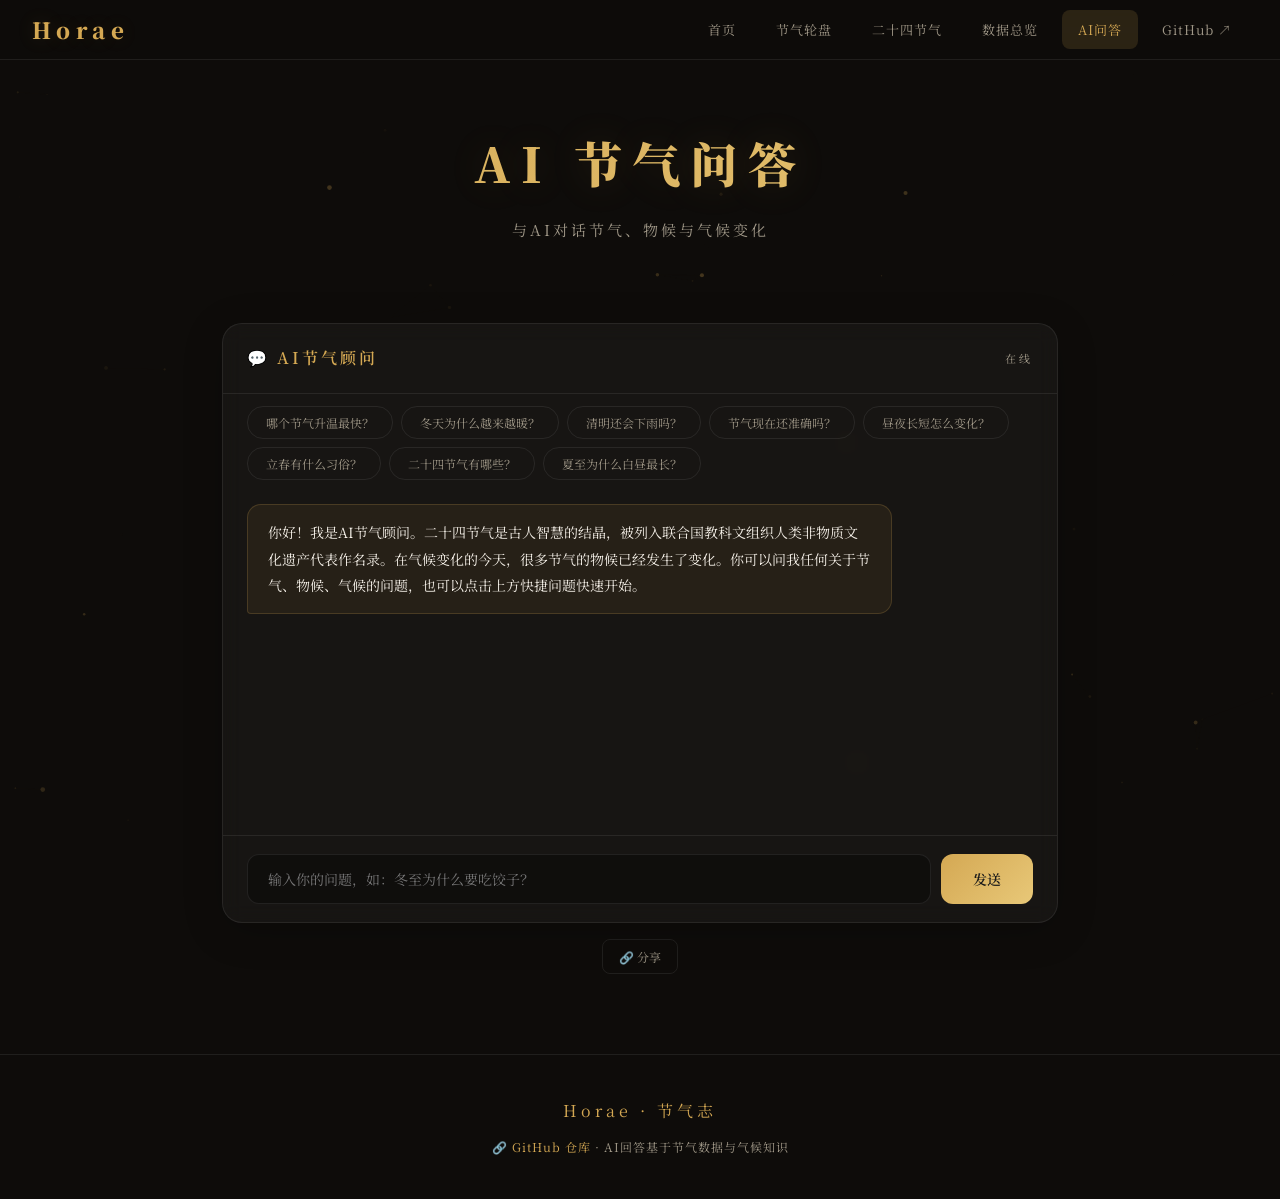
<file: chat.html>
<!DOCTYPE html>
<html lang="zh-CN">
<head>
  <meta charset="UTF-8">
  <meta name="viewport" content="width=device-width, initial-scale=1.0">
  <title>Horae · AI Chat</title>
  <link rel="stylesheet" href="css/style.css">
  <link href="https://fonts.googleapis.com/css2?family=Noto+Serif+SC:wght@400;600;700;900&display=swap" rel="stylesheet">
</head>
<body>
<canvas id="particleCanvas"></canvas>

<nav class="navbar">
  <a href="index.html" class="logo">Horae</a>
  <div class="links">
    <a href="index.html" data-page="home">首页</a>
    <a href="wheel.html" data-page="wheel">节气轮盘</a>
    <a href="terms.html" data-page="terms">二十四节气</a>
    <a href="data.html" data-page="data">数据总览</a>
    <a href="chat.html" data-page="chat">AI问答</a>
    <a href="https://github.com/runner-cpu/Horae" target="_blank" rel="noopener noreferrer" style="display:inline-flex;align-items:center;gap:4px;">GitHub ↗</a>
  </div>
</nav>

<div class="page-content">
  <div class="page-header">
    <h1 class="gradient-text reveal">AI 节气问答</h1>
    <p class="sub reveal">与AI对话节气、物候与气候变化</p>
  </div>

  <div class="chat-page">
    <div class="chat-box">
      <div class="chat-header">💬 AI节气顾问 <span style="margin-left:auto;font-size:11px;color:var(--dim);font-weight:normal;">在线</span></div>
      <div class="quick-qs">
        <button data-q="哪个节气升温最快？">哪个节气升温最快？</button>
        <button data-q="冬天为什么越来越暖？">冬天为什么越来越暖？</button>
        <button data-q="清明还会下雨吗？">清明还会下雨吗？</button>
        <button data-q="节气现在还准确吗？">节气现在还准确吗？</button>
        <button data-q="昼夜长短怎么变化？">昼夜长短怎么变化？</button>
        <button data-q="立春有什么习俗？">立春有什么习俗？</button>
        <button data-q="二十四节气有哪些？">二十四节气有哪些？</button>
        <button data-q="夏至为什么白昼最长？">夏至为什么白昼最长？</button>
      </div>
      <div class="chat-msgs" id="chatMsgs">
        <div class="chat-msg ai"><div class="bubble" id="welcomeMsg"></div></div>
      </div>
      <div class="chat-input-row">
        <input type="text" id="chatInput" placeholder="输入你的问题，如：冬至为什么要吃饺子？">
        <button id="chatSend" class="ripple-btn">发送</button>
      </div>
    </div>
    <div style="text-align:center;margin-top:16px;">
      <button class="share-btn" data-share>🔗 分享</button>
    </div>
  </div>
</div>

<nav class="mobile-nav">
  <a href="index.html"><span class="icon">🏠</span>首页</a>
  <a href="wheel.html"><span class="icon">🎡</span>轮盘</a>
  <a href="terms.html"><span class="icon">📖</span>节气</a>
  <a href="data.html"><span class="icon">📊</span>数据</a>
  <a href="chat.html" class="active"><span class="icon">💬</span>问答</a>
</nav>

<button class="back-top" id="backTop">↑</button>

<footer>
  <div class="footer-gold">Horae · 节气志</div>
  <p><a href="https://github.com/runner-cpu/Horae" target="_blank" rel="noopener noreferrer" style="color:var(--gold);text-decoration:none;">🔗 GitHub 仓库</a> · AI回答基于节气数据与气候知识</p>
</footer>

<script src="js/data.js"></script>
<script src="js/common.js"></script>
<script>
const responses = {
  '升温最快': '升温最快的节气是<strong>立冬、冬至、小寒、大寒</strong>等冬季节气，升温幅度普遍在+2.2°C至+2.3°C之间。\n\n其中<strong>立冬</strong>和<strong>冬至</strong>升温最为显著，均达到+2.3°C。\n\n这反映了全球气候变化中"冬季升温快于夏季、北方升温快于南方"的典型特征。冬季的快速升温导致入冬推迟、初雪延后、结冰期缩短。',
  '冬天': '冬天越来越暖是气候变化最显著的特征之一。\n\n数据显示：\n- 冬季节气平均升温约<strong>+2.2°C</strong>，远高于夏季的+1.6°C\n- 全国平均入冬日期推迟约7-10天\n- 初雪日期推迟约15天\n- 暖冬频率显著增加\n\n原因包括北极放大效应、温室气体冬季增温效应更明显、城市化热岛效应等。\n\n"立冬不冷、小雪无雪、大寒不寒"已成为越来越常见的现象。',
  '清明': '"清明时节雨纷纷"是杜牧的千古名句，但在气候变化的今天，这句诗的准确性正在发生变化。\n\n<strong>南方地区：</strong>清明降水依然充沛，"雨纷纷"的景象仍然典型。\n\n<strong>北方地区：</strong>清明降水日数有所减少，春季干旱频率增加，"雨纷纷"已不如从前准确。\n\n当代清明平均气温14.5°C，较过去升高1.5°C。温暖干燥的清明在北方越来越常见。',
  '准确': '二十四节气是古人基于黄河流域的物候和气候总结的时间智慧，在当代仍然具有重要的参考价值，但需要注意以下变化：\n\n<strong>仍然准确的方面：</strong>\n- 太阳黄经的天文划分完全准确\n- 季节转换的大致时间框架仍然适用\n- 农业生产的宏观节奏仍有参考价值\n\n<strong>发生变化的方面：</strong>\n- 具体物候时间普遍提前（春季物候提前约7天）\n- 入冬、入夏等季节开始时间推迟或提前\n- 初霜、初雪等气候事件日期显著推迟\n- 极端天气事件频率增加\n\n节气作为文化符号和时间框架依然珍贵，但具体物候描述需要结合当代气候进行调整。',
  '昼夜': '二十四节气与昼夜长短密切相关：\n\n<strong>春分、秋分：</strong>昼夜均分，各12小时\n<strong>夏至：</strong>白昼最长，约14.6小时（北方更长）\n<strong>冬至：</strong>白昼最短，约9.6小时（北方更短）\n\n从立春到夏至，白昼逐渐变长；从夏至到冬至，白昼逐渐变短。\n\n气候变化对昼夜长短的天文规律没有影响，但会影响昼夜温差——气候变暖导致夜间升温幅度往往大于白天，昼夜温差在缩小。',
  '立春': '立春是二十四节气之首，标志着春季的开始。\n\n<strong>传统习俗：</strong>\n- 咬春：吃春饼、春卷、萝卜，寓意迎接春天\n- 打春牛：用泥塑春牛，鞭打以祈丰收\n- 贴宜春：在门上贴"宜春"二字\n- 迎春：官府举行迎春仪式\n\n<strong>当代气候：</strong>\n- 当代立春平均气温3.2°C，较50年前升高1.4°C\n- 河流解冻期平均提前约8天\n- 虽然"立春"，但全国大部分地区仍处于冬季\n\n立春更多是一个天文和文化上的春天起点，气象学上的春天要等到气温稳定回升。',
  '二十四节气': '二十四节气依次为：\n\n<strong>春季：</strong>立春、雨水、惊蛰、春分、清明、谷雨\n<strong>夏季：</strong>立夏、小满、芒种、夏至、小暑、大暑\n<strong>秋季：</strong>立秋、处暑、白露、秋分、寒露、霜降\n<strong>冬季：</strong>立冬、小雪、大雪、冬至、小寒、大寒\n\n记忆口诀："春雨惊春清谷天，夏满芒夏暑相连。秋处露秋寒霜降，冬雪雪冬小大寒。"\n\n每个节气约15天，反映了太阳在黄道上的位置变化，是古人通过观察太阳周年运动形成的时间知识体系。',
  '夏至': '夏至是二十四节气中最早被确定的节气之一，通常在每年6月21日或22日。\n\n<strong>为什么白昼最长？</strong>\n夏至这天，太阳直射北回归线（北纬23°26′），是太阳直射点到达的最北位置。此时北半球各地的白昼时间达到全年最长，且纬度越高白昼越长。\n\n<strong>数据：</strong>\n- 北京夏至白昼约15小时\n- 哈尔滨夏至白昼约16小时\n- 漠河夏至白昼可达17小时以上\n- 北极圈内出现极昼现象\n\n夏至虽然白昼最长，但并不是一年中最热的时候。最热的时段通常在大暑前后，因为地面热量的积累需要时间。'
};

document.addEventListener('DOMContentLoaded', () => {
  initCommon('chat');
  initEnhanced('chat');
  // 欢迎消息打字机效果
  setTimeout(() => {
    typeWriter(document.getElementById('welcomeMsg'), '你好！我是AI节气顾问。二十四节气是古人智慧的结晶，被列入联合国教科文组织人类非物质文化遗产代表作名录。在气候变化的今天，很多节气的物候已经发生了变化。你可以问我任何关于节气、物候、气候的问题，也可以点击上方快捷问题快速开始。', 20);
  }, 500);
  initChat();
});

function initChat() {
  const input = document.getElementById('chatInput');
  const send = document.getElementById('chatSend');
  const msgs = document.getElementById('chatMsgs');
  
  function addMsg(text, isUser, useTypewriter = false) {
    const div = document.createElement('div');
    div.className = `chat-msg ${isUser ? 'user' : 'ai'}`;
    const bubble = document.createElement('div');
    bubble.className = 'bubble';
    div.appendChild(bubble);
    msgs.appendChild(div);
    msgs.scrollTop = msgs.scrollHeight;
    
    if (useTypewriter && !isUser) {
      typeWriter(bubble, text.replace(/\n/g, '\n'), 15);
    } else {
      bubble.innerHTML = text.replace(/\n/g, '<br>');
    }
  }
  
  function sendMsg() {
    const text = input.value.trim();
    if (!text) return;
    addMsg(text, true);
    input.value = '';
    setTimeout(() => {
      let resp = '这是一个关于节气和气候的好问题。二十四节气是古人智慧的结晶，在气候变化的今天，很多物候都在发生变化。总体来看，冬季节气升温最显著，春季物候普遍提前。你可以问我更具体的问题，比如"哪个节气升温最快"、"清明还会下雨吗"等。';
      for (const key in responses) {
        if (text.includes(key) || key.includes(text.substring(0, 3))) {
          resp = responses[key];
          break;
        }
      }
      addMsg(resp, false, true);
    }, 500);
  }
  
  send.addEventListener('click', sendMsg);
  input.addEventListener('keypress', e => { if (e.key === 'Enter') sendMsg(); });
  document.querySelectorAll('.quick-qs button').forEach(btn => {
    btn.addEventListener('click', () => { input.value = btn.dataset.q; sendMsg(); });
  });
}
</script>
</body>
</html>
</file>
<file: css/style.css>
/* 节气志 - 多页共享样式 */
* { margin: 0; padding: 0; box-sizing: border-box; }
:root {
  --bg: #0e0c0a;
  --bg2: #161310;
  --card: rgba(255,255,255,0.04);
  --card-hover: rgba(255,255,255,0.07);
  --border: rgba(255,255,255,0.08);
  --border-light: rgba(255,255,255,0.15);
  --text: #f5f0e8;
  --dim: #a09888;
  --dimmer: #6b6558;
  --spring: #8bc34a;
  --summer: #ef5350;
  --autumn: #ffa726;
  --winter: #42a5f5;
  --gold: #d4a853;
  --gold-light: #e8c878;
  --theme-color: #d4a853;
  --theme-glow: rgba(212,168,83,0.15);
}
html { scroll-behavior: smooth; }
body {
  font-family: "PingFang SC", "Microsoft YaHei", "Songti SC", "STSong", "Noto Serif SC", serif;
  background: var(--bg); color: var(--text); line-height: 1.8; overflow-x: hidden;
  transition: background 0.8s ease; min-height: 100vh;
}
#particleCanvas { position: fixed; top:0; left:0; width:100%; height:100%; z-index:0; pointer-events:none; opacity:0.5; }
.navbar, .page-content, footer, .back-top { position: relative; z-index: 1; }

/* 导航栏 */
.navbar {
  position: fixed; top:0; left:0; right:0; z-index:100;
  background: rgba(14,12,10,0.88); backdrop-filter: blur(16px);
  border-bottom: 1px solid var(--border);
  display: flex; align-items: center; justify-content: space-between;
  padding: 0 32px; height: 60px;
}
.navbar .logo {
  font-size: 22px; font-weight: 900; color: var(--gold); letter-spacing: 6px;
  text-shadow: 0 0 20px var(--theme-glow); text-decoration: none;
  transition: color 0.4s;
}
.navbar .links { display: flex; gap: 8px; }
.navbar .links a {
  color: var(--dim); text-decoration: none; font-size: 13px; transition: all 0.3s;
  padding: 8px 16px; border-radius: 8px; letter-spacing: 1px; position: relative;
}
.navbar .links a:hover { color: var(--text); background: rgba(255,255,255,0.05); }
.navbar .links a.active { color: var(--gold); background: var(--theme-glow); }

/* 页面内容容器 */
.page-content { padding-top: 60px; min-height: calc(100vh - 60px); }
.page-header {
  text-align: center; padding: 60px 32px 40px;
}
.page-header h1 {
  font-size: 48px; font-weight: 900; letter-spacing: 10px; color: var(--gold);
  text-shadow: 0 0 40px var(--theme-glow); margin-bottom: 10px;
}
.page-header .sub { color: var(--dim); font-size: 15px; letter-spacing: 3px; }

/* 回到顶部 */
.back-top {
  position: fixed; bottom: 30px; right: 30px; z-index: 90;
  width: 44px; height: 44px; border-radius: 50%; border: 1px solid var(--border-light);
  background: rgba(14,12,10,0.8); backdrop-filter: blur(10px);
  color: var(--gold); font-size: 18px; cursor: pointer;
  opacity: 0; transform: translateY(20px); transition: all 0.4s;
  display: flex; align-items: center; justify-content: center;
}
.back-top.show { opacity: 1; transform: translateY(0); }
.back-top:hover { background: var(--theme-color); color: #1a1a1a; border-color: var(--theme-color); }

/* ========== 首页样式 ========== */
.hero {
  min-height: calc(100vh - 60px); display: flex; flex-direction: column;
  align-items: center; justify-content: center; text-align: center; padding: 60px 32px;
  position: relative;
}
.hero::before {
  content: ''; position: absolute; top: 50%; left: 50%; transform: translate(-50%,-50%);
  width: 700px; height: 700px; border-radius: 50%;
  background: radial-gradient(circle, var(--theme-glow) 0%, transparent 70%);
  pointer-events: none; animation: heroGlow 6s ease-in-out infinite;
}
@keyframes heroGlow { 0%,100%{opacity:0.4;transform:translate(-50%,-50%) scale(1);} 50%{opacity:0.7;transform:translate(-50%,-50%) scale(1.1);} }
.hero .badge {
  display: inline-block; padding: 6px 20px; border-radius: 20px;
  background: var(--theme-glow); border: 1px solid var(--theme-color);
  color: var(--theme-color); font-size: 12px; letter-spacing: 3px; margin-bottom: 24px;
  animation: fadeInUp 1s ease-out;
}
.hero h1 {
  font-size: 96px; font-weight: 900; letter-spacing: 24px; margin-bottom: 16px;
  color: var(--gold); text-shadow: 0 0 60px var(--theme-glow), 0 0 120px var(--theme-glow);
  animation: fadeInUp 1s ease-out 0.2s both; position: relative; padding-left: 24px;
}
@keyframes fadeInUp { from{opacity:0;transform:translateY(30px);} to{opacity:1;transform:translateY(0);} }
.hero .subtitle {
  font-size: 20px; color: var(--dim); letter-spacing: 8px; margin-bottom: 48px;
  animation: fadeInUp 1s ease-out 0.4s both;
}
.hero .stats {
  display: flex; gap: 64px; margin-bottom: 56px;
  animation: fadeInUp 1s ease-out 0.6s both;
}
.hero .stat { text-align: center; position: relative; }
.hero .stat::after {
  content: ''; position: absolute; right: -32px; top: 50%; transform: translateY(-50%);
  width: 1px; height: 48px; background: var(--border-light);
}
.hero .stat:last-child::after { display: none; }
.hero .stat .num {
  font-size: 48px; font-weight: 700; color: var(--gold);
  text-shadow: 0 0 20px var(--theme-glow);
}
.hero .stat .label { font-size: 13px; color: var(--dim); margin-top: 8px; letter-spacing: 2px; }
.hero .cta-group { display: flex; gap: 16px; animation: fadeInUp 1s ease-out 0.8s both; }
.cta-btn {
  padding: 14px 36px; border-radius: 12px; font-size: 15px; cursor: pointer;
  text-decoration: none; letter-spacing: 2px; font-weight: 600; transition: all 0.3s;
  display: inline-flex; align-items: center; gap: 8px;
}
.cta-btn.primary {
  background: linear-gradient(135deg, var(--gold), var(--gold-light));
  color: #1a1a1a; border: none; box-shadow: 0 4px 20px var(--theme-glow);
}
.cta-btn.primary:hover { transform: translateY(-2px); box-shadow: 0 8px 30px var(--theme-glow); }
.cta-btn.secondary {
  background: transparent; color: var(--text); border: 1px solid var(--border-light);
}
.cta-btn.secondary:hover { border-color: var(--gold); color: var(--gold); background: var(--theme-glow); }

/* 首页介绍区 */
.intro-section { padding: 80px 32px; max-width: 1200px; margin: 0 auto; }
.intro-section h2 {
  font-size: 36px; color: var(--gold); letter-spacing: 6px; margin-bottom: 16px;
  text-align: center; text-shadow: 0 0 20px var(--theme-glow);
}
.intro-section .intro-sub { text-align: center; color: var(--dim); margin-bottom: 48px; font-size: 15px; letter-spacing: 2px; }
.intro-grid { display: grid; grid-template-columns: repeat(3, 1fr); gap: 24px; }
.intro-card {
  background: var(--card); border: 1px solid var(--border); border-radius: 16px;
  padding: 32px 28px; backdrop-filter: blur(10px); transition: all 0.4s;
  position: relative; overflow: hidden;
}
.intro-card::before {
  content: ''; position: absolute; top: 0; left: 0; right: 0; height: 3px;
  background: linear-gradient(90deg, transparent, var(--theme-color), transparent);
  opacity: 0; transition: opacity 0.4s;
}
.intro-card:hover { transform: translateY(-6px); border-color: var(--theme-color); box-shadow: 0 12px 40px var(--theme-glow); }
.intro-card:hover::before { opacity: 1; }
.intro-card .icon { font-size: 40px; margin-bottom: 16px; }
.intro-card h3 { font-size: 20px; color: var(--text); margin-bottom: 12px; letter-spacing: 2px; }
.intro-card p { font-size: 14px; color: var(--dim); line-height: 1.9; }

/* 首页轮盘预览 */
.preview-section { padding: 80px 32px; text-align: center; }
.preview-section h2 { font-size: 36px; color: var(--gold); letter-spacing: 6px; margin-bottom: 12px; text-shadow: 0 0 20px var(--theme-glow); }
.preview-section .sub { color: var(--dim); margin-bottom: 40px; letter-spacing: 2px; }
.preview-wheel {
  width: 380px; height: 380px; margin: 0 auto 32px;
  filter: drop-shadow(0 0 40px var(--theme-glow));
  animation: slowRotate 60s linear infinite;
}
@keyframes slowRotate { from{transform:rotate(0);} to{transform:rotate(360deg);} }

/* ========== 轮盘页样式 ========== */
.wheel-page { display: flex; min-height: calc(100vh - 60px); }
.wheel-left {
  flex: 1; display: flex; flex-direction: column; align-items: center; justify-content: center;
  padding: 40px; position: relative;
}
.wheel-left::after {
  content: ''; position: absolute; right: 0; top: 10%; bottom: 10%; width: 1px;
  background: linear-gradient(180deg, transparent, var(--border-light), transparent);
}
.wheel-container-lg {
  position: relative; width: 560px; height: 560px; cursor: grab;
  filter: drop-shadow(0 0 50px var(--theme-glow));
}
.wheel-container-lg:active { cursor: grabbing; }
.wheel-svg-lg { width: 100%; height: 100%; transition: transform 0.8s cubic-bezier(0.34,1.56,0.64,1); }
.wheel-center-lg {
  position: absolute; top: 50%; left: 50%; transform: translate(-50%,-50%);
  text-align: center; pointer-events: none; z-index: 2;
  background: radial-gradient(circle, rgba(14,12,10,0.95) 0%, rgba(14,12,10,0.8) 100%);
  width: 160px; height: 160px; border-radius: 50%;
  display: flex; flex-direction: column; align-items: center; justify-content: center;
  border: 2px solid var(--theme-color); box-shadow: 0 0 40px var(--theme-glow), inset 0 0 30px rgba(0,0,0,0.5);
  transition: all 0.4s;
}
.wheel-center-lg .term-name { font-size: 30px; font-weight: 700; color: var(--theme-color); letter-spacing: 4px; }
.wheel-center-lg .term-date { font-size: 13px; color: var(--dim); margin-top: 6px; }
.wheel-center-lg .term-temp { font-size: 16px; color: var(--gold); margin-top: 6px; }
.wheel-hint { text-align: center; color: var(--dim); font-size: 13px; margin-top: 24px; letter-spacing: 2px; }

.wheel-right {
  flex: 1; padding: 40px 48px; overflow-y: auto; max-height: calc(100vh - 60px);
}
.wheel-right .term-detail { animation: fadeIn 0.5s ease; }
@keyframes fadeIn { from{opacity:0;transform:translateX(20px);} to{opacity:1;transform:translateX(0);} }
.wheel-right .season-tag {
  display: inline-block; padding: 5px 18px; border-radius: 20px; font-size: 12px;
  letter-spacing: 3px; margin-bottom: 16px; font-weight: 600;
}
.season-tag.spring { background: rgba(139,195,74,0.15); color: var(--spring); border: 1px solid rgba(139,195,74,0.3); }
.season-tag.summer { background: rgba(239,83,80,0.15); color: var(--summer); border: 1px solid rgba(239,83,80,0.3); }
.season-tag.autumn { background: rgba(255,167,38,0.15); color: var(--autumn); border: 1px solid rgba(255,167,38,0.3); }
.season-tag.winter { background: rgba(66,165,245,0.15); color: var(--winter); border: 1px solid rgba(66,165,245,0.3); }
.wheel-right h2 { font-size: 52px; font-weight: 900; letter-spacing: 8px; margin-bottom: 8px; text-shadow: 0 0 30px var(--theme-glow); }
.wheel-right .meta { font-size: 14px; color: var(--dim); margin-bottom: 24px; }
.wheel-right .meta span { margin-right: 16px; }

/* 通用卡片 */
.data-card {
  background: var(--card); border: 1px solid var(--border); border-radius: 14px;
  padding: 22px 24px; backdrop-filter: blur(10px); transition: all 0.3s; margin-bottom: 16px;
}
.data-card:hover { border-color: var(--border-light); }
.data-card h4 {
  font-size: 14px; color: var(--gold); margin-bottom: 14px; letter-spacing: 3px;
  font-weight: 600; display: flex; align-items: center; gap: 8px;
}
.poem-card {
  background: linear-gradient(135deg, rgba(212,168,83,0.08), rgba(212,168,83,0.02));
  border: 1px solid rgba(212,168,83,0.2); border-radius: 14px; padding: 20px 24px;
  margin-bottom: 16px; position: relative;
}
.poem-card::before { content: '❝'; position: absolute; top: -8px; left: 14px; font-size: 44px; color: rgba(212,168,83,0.2); }
.poem-card .title { font-size: 16px; font-weight: 600; color: var(--gold); }
.poem-card .author { font-size: 12px; color: var(--dim); margin-bottom: 10px; }
.poem-card .content { font-size: 15px; line-height: 2; letter-spacing: 1px; }

.phenology-list .item {
  display: flex; align-items: center; gap: 12px; padding: 8px 0;
  font-size: 15px; border-bottom: 1px solid rgba(255,255,255,0.04);
}
.phenology-list .item:last-child { border-bottom: none; }
.phenology-list .num {
  width: 26px; height: 26px; border-radius: 50%; display: flex; align-items: center;
  justify-content: center; font-size: 12px; background: var(--theme-glow); color: var(--theme-color); font-weight: 600;
}
.ancient-quote {
  background: var(--card); border: 1px solid var(--border); border-radius: 14px;
  padding: 18px 22px; font-size: 13px; color: var(--dim); line-height: 2; font-style: italic;
  border-left: 3px solid var(--theme-color); margin-bottom: 16px;
}
.temp-compare { display: flex; gap: 12px; margin-bottom: 14px; }
.temp-item { text-align: center; flex: 1; padding: 14px 8px; border-radius: 10px; background: rgba(0,0,0,0.2); transition: all 0.3s; }
.temp-item:hover { transform: translateY(-2px); }
.temp-item .val { font-size: 28px; font-weight: 700; }
.temp-item .val.old { color: var(--dimmer); }
.temp-item .val.new { color: var(--gold); }
.temp-item .val.change { color: var(--summer); }
.temp-item .lbl { font-size: 11px; color: var(--dim); margin-top: 6px; }
.trend-chart { width: 100%; height: 200px; }

.daynight-bar { display: flex; height: 32px; border-radius: 16px; overflow: hidden; margin: 12px 0; box-shadow: inset 0 2px 8px rgba(0,0,0,0.3); }
.daynight-bar .day { background: linear-gradient(90deg, #ff9800, #ffc107, #ffeb3b); display: flex; align-items: center; justify-content: center; font-size: 12px; color: #1a1a1a; font-weight: 600; }
.daynight-bar .night { background: linear-gradient(90deg, #1a237e, #283593, #3949ab); display: flex; align-items: center; justify-content: center; font-size: 12px; color: #fff; font-weight: 600; }
.daynight-labels { display: flex; justify-content: space-between; font-size: 12px; color: var(--dim); }

.info-grid { display: grid; grid-template-columns: 1fr 1fr; gap: 10px; }
.info-item { background: rgba(0,0,0,0.2); border-radius: 10px; padding: 12px 14px; transition: all 0.3s; }
.info-item:hover { background: rgba(0,0,0,0.35); }
.info-item .label { font-size: 11px; color: var(--dim); margin-bottom: 4px; }
.info-item .value { font-size: 14px; }
.color-card { display: flex; align-items: center; gap: 14px; padding: 12px; background: rgba(0,0,0,0.2); border-radius: 10px; }
.color-swatch { width: 48px; height: 48px; border-radius: 10px; flex-shrink: 0; box-shadow: 0 4px 12px rgba(0,0,0,0.3), inset 0 1px 0 rgba(255,255,255,0.2); }
.color-info .name { font-size: 16px; font-weight: 600; }
.color-info .hex { font-size: 12px; color: var(--dim); font-family: monospace; margin-top: 2px; }
.ai-dialogue {
  background: linear-gradient(135deg, rgba(212,168,83,0.08), rgba(212,168,83,0.02));
  border: 1px solid rgba(212,168,83,0.25); border-radius: 14px; padding: 20px 24px;
  font-size: 14px; line-height: 2; position: relative;
}
.ai-dialogue .label { font-size: 12px; color: var(--gold); margin-bottom: 10px; letter-spacing: 3px; font-weight: 600; display: flex; align-items: center; gap: 6px; }
.ai-dialogue .label::before { content: '💬'; }

/* ========== 节气页样式 ========== */
.terms-page { max-width: 1400px; margin: 0 auto; padding: 40px 32px 80px; }
.season-tabs { display: flex; justify-content: center; gap: 12px; margin-bottom: 32px; }
.season-tab {
  padding: 10px 28px; border-radius: 10px; border: 1px solid var(--border);
  background: transparent; color: var(--dim); font-size: 14px; cursor: pointer;
  letter-spacing: 3px; transition: all 0.3s; font-family: inherit; font-weight: 600;
}
.season-tab:hover { color: var(--text); border-color: var(--border-light); }
.season-tab.active { color: var(--text); border-color: var(--theme-color); background: var(--theme-glow); }
.season-tab.active.spring { border-color: var(--spring); background: rgba(139,195,74,0.15); color: var(--spring); }
.season-tab.active.summer { border-color: var(--summer); background: rgba(239,83,80,0.15); color: var(--summer); }
.season-tab.active.autumn { border-color: var(--autumn); background: rgba(255,167,38,0.15); color: var(--autumn); }
.season-tab.active.winter { border-color: var(--winter); background: rgba(66,165,245,0.15); color: var(--winter); }

.terms-grid { display: grid; grid-template-columns: repeat(6, 1fr); gap: 14px; margin-bottom: 40px; }
.term-card {
  background: var(--card); border: 1px solid var(--border); border-radius: 12px;
  padding: 20px 12px; text-align: center; cursor: pointer; transition: all 0.3s;
  position: relative; overflow: hidden;
}
.term-card::before {
  content: ''; position: absolute; top: 0; left: 0; right: 0; height: 3px;
  background: var(--card-border-color, var(--theme-color)); opacity: 0; transition: opacity 0.3s;
}
.term-card:hover { transform: translateY(-4px); border-color: var(--theme-color); box-shadow: 0 8px 24px var(--theme-glow); }
.term-card:hover::before { opacity: 1; }
.term-card.active { border-color: var(--theme-color); background: var(--theme-glow); box-shadow: 0 0 20px var(--theme-glow); }
.term-card .name { font-size: 20px; font-weight: 700; margin-bottom: 6px; letter-spacing: 2px; }
.term-card .date { font-size: 11px; color: var(--dim); }
.term-card .temp { font-size: 13px; color: var(--gold); margin-top: 8px; font-weight: 600; }
.term-card.spring .name { color: var(--spring); }
.term-card.summer .name { color: var(--summer); }
.term-card.autumn .name { color: var(--autumn); }
.term-card.winter .name { color: var(--winter); }

.term-detail-panel {
  background: var(--card); border: 1px solid var(--border); border-radius: 20px;
  padding: 40px; backdrop-filter: blur(10px); min-height: 500px;
  animation: fadeIn 0.5s ease;
}
.term-detail-panel .detail-grid { display: grid; grid-template-columns: 1fr 1.2fr; gap: 40px; }

/* ========== 数据页样式 ========== */
.data-page { max-width: 1400px; margin: 0 auto; padding: 40px 32px 80px; }
.data-grid { display: grid; grid-template-columns: 1fr 1fr; gap: 24px; }
.data-card-full { grid-column: 1 / -1; }
.chart-container { width: 100%; }
.phenology-table { width: 100%; border-collapse: collapse; }
.phenology-table th, .phenology-table td { padding: 12px 14px; text-align: left; font-size: 13px; border-bottom: 1px solid var(--border); }
.phenology-table th { color: var(--gold); font-weight: 600; letter-spacing: 1px; }
.phenology-table .earlier { color: var(--spring); font-weight: 600; }
.phenology-table .later { color: var(--summer); font-weight: 600; }

/* ========== 问答页样式 ========== */
.chat-page { max-width: 900px; margin: 0 auto; padding: 40px 32px 80px; }
.chat-box {
  background: var(--card); border: 1px solid var(--border); border-radius: 20px;
  display: flex; flex-direction: column; height: 600px; backdrop-filter: blur(10px);
  box-shadow: 0 8px 40px rgba(0,0,0,0.2);
}
.chat-header { padding: 20px 24px; border-bottom: 1px solid var(--border); font-weight: 600; color: var(--gold); letter-spacing: 3px; font-size: 16px; display: flex; align-items: center; gap: 8px; }
.chat-msgs { flex: 1; overflow-y: auto; padding: 24px; }
.chat-msg { margin-bottom: 16px; max-width: 82%; }
.chat-msg.user { margin-left: auto; text-align: right; }
.chat-msg .bubble { display: inline-block; padding: 14px 20px; border-radius: 14px; font-size: 14px; line-height: 1.9; text-align: left; }
.chat-msg.ai .bubble { background: rgba(212,168,83,0.08); border: 1px solid rgba(212,168,83,0.2); border-bottom-left-radius: 4px; }
.chat-msg.user .bubble { background: rgba(139,195,74,0.1); border: 1px solid rgba(139,195,74,0.25); border-bottom-right-radius: 4px; }
.quick-qs { display: flex; gap: 8px; flex-wrap: wrap; padding: 12px 24px 0; }
.quick-qs button { padding: 7px 18px; border-radius: 16px; border: 1px solid var(--border); background: transparent; color: var(--dim); font-size: 12px; cursor: pointer; transition: all 0.3s; font-family: inherit; }
.quick-qs button:hover { color: var(--gold); border-color: var(--gold); background: var(--theme-glow); }
.chat-input-row { display: flex; gap: 10px; padding: 18px 24px; border-top: 1px solid var(--border); }
.chat-input-row input { flex: 1; padding: 14px 20px; border-radius: 12px; border: 1px solid var(--border); background: rgba(0,0,0,0.3); color: var(--text); font-size: 14px; transition: all 0.3s; font-family: inherit; }
.chat-input-row input:focus { outline: none; border-color: var(--gold); box-shadow: 0 0 0 3px var(--theme-glow); }
.chat-input-row button { padding: 14px 32px; border-radius: 12px; border: none; background: linear-gradient(135deg, var(--gold), var(--gold-light)); color: #1a1a1a; font-size: 14px; cursor: pointer; font-weight: 600; transition: all 0.3s; font-family: inherit; }
.chat-input-row button:hover { transform: translateY(-1px); box-shadow: 0 4px 16px var(--theme-glow); }

footer { padding: 40px 32px; text-align: center; border-top: 1px solid var(--border); color: var(--dim); font-size: 12px; letter-spacing: 1px; line-height: 2; }
footer .footer-gold { color: var(--gold); font-size: 16px; letter-spacing: 4px; margin-bottom: 8px; }

@media (max-width: 1200px) {
  .terms-grid { grid-template-columns: repeat(4, 1fr); }
  .wheel-page { flex-direction: column; }
  .wheel-left::after { display: none; }
  .wheel-right { max-height: none; }
  .term-detail-panel .detail-grid { grid-template-columns: 1fr; }
}
@media (max-width: 768px) {
  .hero h1 { font-size: 56px; letter-spacing: 12px; }
  .hero .stats { flex-direction: column; gap: 24px; }
  .hero .stat::after { display: none; }
  .intro-grid { grid-template-columns: 1fr; }
  .terms-grid { grid-template-columns: repeat(3, 1fr); }
  .data-grid { grid-template-columns: 1fr; }
  .wheel-container-lg { width: 340px; height: 340px; }
  .navbar .links { gap: 4px; }
  .navbar .links a { padding: 6px 10px; font-size: 12px; }
  .info-grid { grid-template-columns: 1fr; }
  .temp-compare { flex-direction: column; gap: 8px; }
}

/* ========== 增强版样式 ========== */

/* 页面加载动画 */
.page-loader {
  position: fixed; top: 0; left: 0; width: 100%; height: 100%;
  background: var(--bg); z-index: 9999;
  display: flex; flex-direction: column; align-items: center; justify-content: center;
  transition: opacity 0.6s ease, visibility 0.6s ease;
}
.page-loader.hidden { opacity: 0; visibility: hidden; }
.page-loader .loader-ring {
  width: 60px; height: 60px; border: 3px solid var(--border);
  border-top-color: var(--gold); border-radius: 50%;
  animation: spin 1s linear infinite;
}
.page-loader .loader-text {
  margin-top: 20px; color: var(--gold); font-size: 14px; letter-spacing: 4px;
  animation: pulse 1.5s ease-in-out infinite;
}
@keyframes spin { to { transform: rotate(360deg); } }
@keyframes pulse { 0%,100% { opacity: 0.5; } 50% { opacity: 1; } }

/* 滚动入场动画 */
.reveal { opacity: 0; transform: translateY(40px); transition: opacity 0.8s ease, transform 0.8s ease; }
.reveal.visible { opacity: 1; transform: translateY(0); }
.reveal-left { opacity: 0; transform: translateX(-40px); transition: opacity 0.8s ease, transform 0.8s ease; }
.reveal-left.visible { opacity: 1; transform: translateX(0); }
.reveal-right { opacity: 0; transform: translateX(40px); transition: opacity 0.8s ease, transform 0.8s ease; }
.reveal-right.visible { opacity: 1; transform: translateX(0); }
.reveal-scale { opacity: 0; transform: scale(0.9); transition: opacity 0.8s ease, transform 0.8s ease; }
.reveal-scale.visible { opacity: 1; transform: scale(1); }

/* 数字滚动动画 */
.stat-num { font-variant-numeric: tabular-nums; }

/* 文字渐变动画 */
.gradient-text {
  background: linear-gradient(135deg, var(--gold), var(--gold-light), var(--theme-color), var(--gold));
  background-size: 300% 300%;
  -webkit-background-clip: text; -webkit-text-fill-color: transparent;
  background-clip: text; animation: gradientShift 4s ease infinite;
}
@keyframes gradientShift { 0%{background-position:0% 50%;} 50%{background-position:100% 50%;} 100%{background-position:0% 50%;} }

/* 按钮波纹效果 */
.ripple-btn { position: relative; overflow: hidden; }
.ripple-btn::after {
  content: ''; position: absolute; top: 50%; left: 50%; width: 0; height: 0;
  border-radius: 50%; background: rgba(255,255,255,0.3);
  transform: translate(-50%, -50%); transition: width 0.6s, height 0.6s;
}
.ripple-btn:active::after { width: 300px; height: 300px; }

/* 3D卡片hover */
.card-3d { transition: transform 0.4s cubic-bezier(0.175, 0.885, 0.32, 1.275), box-shadow 0.4s; transform-style: preserve-3d; }
.card-3d:hover { transform: translateY(-8px) rotateX(2deg) rotateY(-2deg); box-shadow: 0 20px 60px rgba(0,0,0,0.4), 0 0 30px var(--theme-glow); }

/* 搜索框 */
.search-box {
  position: relative; max-width: 500px; margin: 0 auto 32px;
}
.search-box input {
  width: 100%; padding: 14px 20px 14px 48px; border-radius: 14px;
  border: 1px solid var(--border); background: rgba(0,0,0,0.3);
  color: var(--text); font-size: 14px; transition: all 0.3s; font-family: inherit;
}
.search-box input:focus { outline: none; border-color: var(--gold); box-shadow: 0 0 0 3px var(--theme-glow); }
.search-box input::placeholder { color: var(--dimmer); }
.search-box .search-icon { position: absolute; left: 16px; top: 50%; transform: translateY(-50%); color: var(--dim); font-size: 16px; }
.search-box .search-clear {
  position: absolute; right: 12px; top: 50%; transform: translateY(-50%);
  background: none; border: none; color: var(--dim); cursor: pointer; font-size: 18px;
  display: none; padding: 4px 8px;
}
.search-box .search-clear.show { display: block; }
.search-no-result { text-align: center; padding: 40px; color: var(--dim); }

/* 时间轴 */
.timeline-nav {
  display: flex; overflow-x: auto; gap: 4px; padding: 12px 0; margin-bottom: 24px;
  scrollbar-width: thin; scrollbar-color: var(--border-light) transparent;
}
.timeline-nav::-webkit-scrollbar { height: 4px; }
.timeline-nav::-webkit-scrollbar-track { background: transparent; }
.timeline-nav::-webkit-scrollbar-thumb { background: var(--border-light); border-radius: 2px; }
.timeline-item {
  flex-shrink: 0; padding: 8px 14px; border-radius: 8px; cursor: pointer;
  font-size: 13px; color: var(--dim); transition: all 0.3s; white-space: nowrap;
  border: 1px solid transparent; text-align: center;
}
.timeline-item:hover { color: var(--text); background: rgba(255,255,255,0.05); }
.timeline-item.active { color: var(--gold); background: var(--theme-glow); border-color: var(--theme-color); }
.timeline-item .t-name { font-weight: 600; }
.timeline-item .t-date { font-size: 10px; opacity: 0.7; }

/* 打字机效果 */
.typing-cursor { display: inline-block; width: 2px; height: 1em; background: var(--gold); margin-left: 2px; animation: blink 0.8s infinite; vertical-align: text-bottom; }
@keyframes blink { 0%,50% { opacity: 1; } 51%,100% { opacity: 0; } }

/* 分享按钮 */
.share-btn {
  display: inline-flex; align-items: center; gap: 6px; padding: 8px 16px;
  border-radius: 8px; border: 1px solid var(--border); background: transparent;
  color: var(--dim); font-size: 12px; cursor: pointer; transition: all 0.3s; font-family: inherit;
}
.share-btn:hover { color: var(--gold); border-color: var(--gold); background: var(--theme-glow); }

/* 当前节气卡片 */
.current-term-card {
  background: linear-gradient(135deg, var(--theme-glow), rgba(255,255,255,0.02));
  border: 1px solid var(--theme-color); border-radius: 16px;
  padding: 24px 28px; margin-bottom: 32px; position: relative; overflow: hidden;
}
.current-term-card::before {
  content: ''; position: absolute; top: -50%; right: -20%; width: 200px; height: 200px;
  background: radial-gradient(circle, var(--theme-glow), transparent 70%);
  border-radius: 50%;
}
.current-term-card .label { font-size: 12px; color: var(--theme-color); letter-spacing: 3px; margin-bottom: 8px; font-weight: 600; }
.current-term-card .name { font-size: 36px; font-weight: 900; color: var(--text); letter-spacing: 6px; margin-bottom: 4px; }
.current-term-card .info { font-size: 13px; color: var(--dim); }
.current-term-card .countdown { font-size: 14px; color: var(--gold); margin-top: 8px; font-weight: 600; }

/* 特色展示区 */
.features-grid { display: grid; grid-template-columns: repeat(3, 1fr); gap: 20px; margin: 48px 0; }
.feature-card {
  background: var(--card); border: 1px solid var(--border); border-radius: 16px;
  padding: 28px 24px; backdrop-filter: blur(10px); transition: all 0.4s;
  position: relative; overflow: hidden;
}
.feature-card::before {
  content: ''; position: absolute; top: 0; left: 0; right: 0; height: 3px;
  background: linear-gradient(90deg, transparent, var(--theme-color), transparent);
  opacity: 0; transition: opacity 0.4s;
}
.feature-card:hover { transform: translateY(-6px); border-color: var(--theme-color); box-shadow: 0 12px 40px var(--theme-glow); }
.feature-card:hover::before { opacity: 1; }
.feature-card .icon { font-size: 36px; margin-bottom: 16px; display: block; }
.feature-card h3 { font-size: 18px; color: var(--text); margin-bottom: 10px; letter-spacing: 2px; }
.feature-card p { font-size: 13px; color: var(--dim); line-height: 1.9; }

/* 数据亮点区 */
.highlights-grid { display: grid; grid-template-columns: repeat(4, 1fr); gap: 20px; margin: 40px 0; }
.highlight-card {
  background: var(--card); border: 1px solid var(--border); border-radius: 14px;
  padding: 24px 20px; text-align: center; transition: all 0.4s;
}
.highlight-card:hover { border-color: var(--theme-color); transform: translateY(-4px); box-shadow: 0 8px 30px var(--theme-glow); }
.highlight-card .num { font-size: 42px; font-weight: 900; color: var(--gold); text-shadow: 0 0 20px var(--theme-glow); line-height: 1.2; }
.highlight-card .unit { font-size: 18px; color: var(--dim); }
.highlight-card .label { font-size: 12px; color: var(--dim); margin-top: 8px; letter-spacing: 2px; }

/* 节气快速切换 */
.term-quick-nav { display: flex; flex-wrap: wrap; gap: 6px; margin-bottom: 24px; justify-content: center; }
.term-quick-btn {
  padding: 6px 14px; border-radius: 8px; border: 1px solid var(--border);
  background: transparent; color: var(--dim); font-size: 12px; cursor: pointer;
  transition: all 0.3s; font-family: inherit;
}
.term-quick-btn:hover { color: var(--text); border-color: var(--border-light); }
.term-quick-btn.active { color: var(--gold); border-color: var(--theme-color); background: var(--theme-glow); }

/* 轮盘tooltip */
.wheel-tooltip {
  position: fixed; background: rgba(14,12,10,0.95); border: 1px solid var(--theme-color);
  border-radius: 10px; padding: 12px 16px; pointer-events: none; z-index: 200;
  backdrop-filter: blur(10px); box-shadow: 0 8px 30px rgba(0,0,0,0.4);
  opacity: 0; transition: opacity 0.2s; min-width: 140px;
}
.wheel-tooltip.show { opacity: 1; }
.wheel-tooltip .tt-name { font-size: 16px; font-weight: 700; color: var(--theme-color); margin-bottom: 4px; }
.wheel-tooltip .tt-info { font-size: 12px; color: var(--dim); }

/* 消息动画 */
.chat-msg { animation: msgIn 0.4s ease; }
@keyframes msgIn { from { opacity: 0; transform: translateY(10px); } to { opacity: 1; transform: translateY(0); } }

/* 空状态 */
.empty-state { text-align: center; padding: 60px 20px; color: var(--dim); }
.empty-state .icon { font-size: 48px; margin-bottom: 16px; opacity: 0.5; }
.empty-state p { font-size: 14px; }

/* 移动端底部导航 */
.mobile-nav {
  display: none; position: fixed; bottom: 0; left: 0; right: 0; z-index: 100;
  background: rgba(14,12,10,0.95); backdrop-filter: blur(16px);
  border-top: 1px solid var(--border); padding: 8px 0;
}
.mobile-nav a {
  flex: 1; text-align: center; text-decoration: none; color: var(--dim);
  font-size: 10px; padding: 4px; transition: color 0.3s;
}
.mobile-nav a .icon { font-size: 20px; display: block; margin-bottom: 2px; }
.mobile-nav a.active { color: var(--gold); }

/* 响应式增强 */
@media (max-width: 1024px) {
  .features-grid { grid-template-columns: repeat(2, 1fr); }
  .highlights-grid { grid-template-columns: repeat(2, 1fr); }
}
@media (max-width: 768px) {
  .features-grid { grid-template-columns: 1fr; }
  .highlights-grid { grid-template-columns: repeat(2, 1fr); }
  .highlight-card .num { font-size: 32px; }
  .current-term-card .name { font-size: 28px; }
  .mobile-nav { display: flex; }
  .page-content { padding-bottom: 60px; }
  .navbar .links { display: none; }
}
</file>
